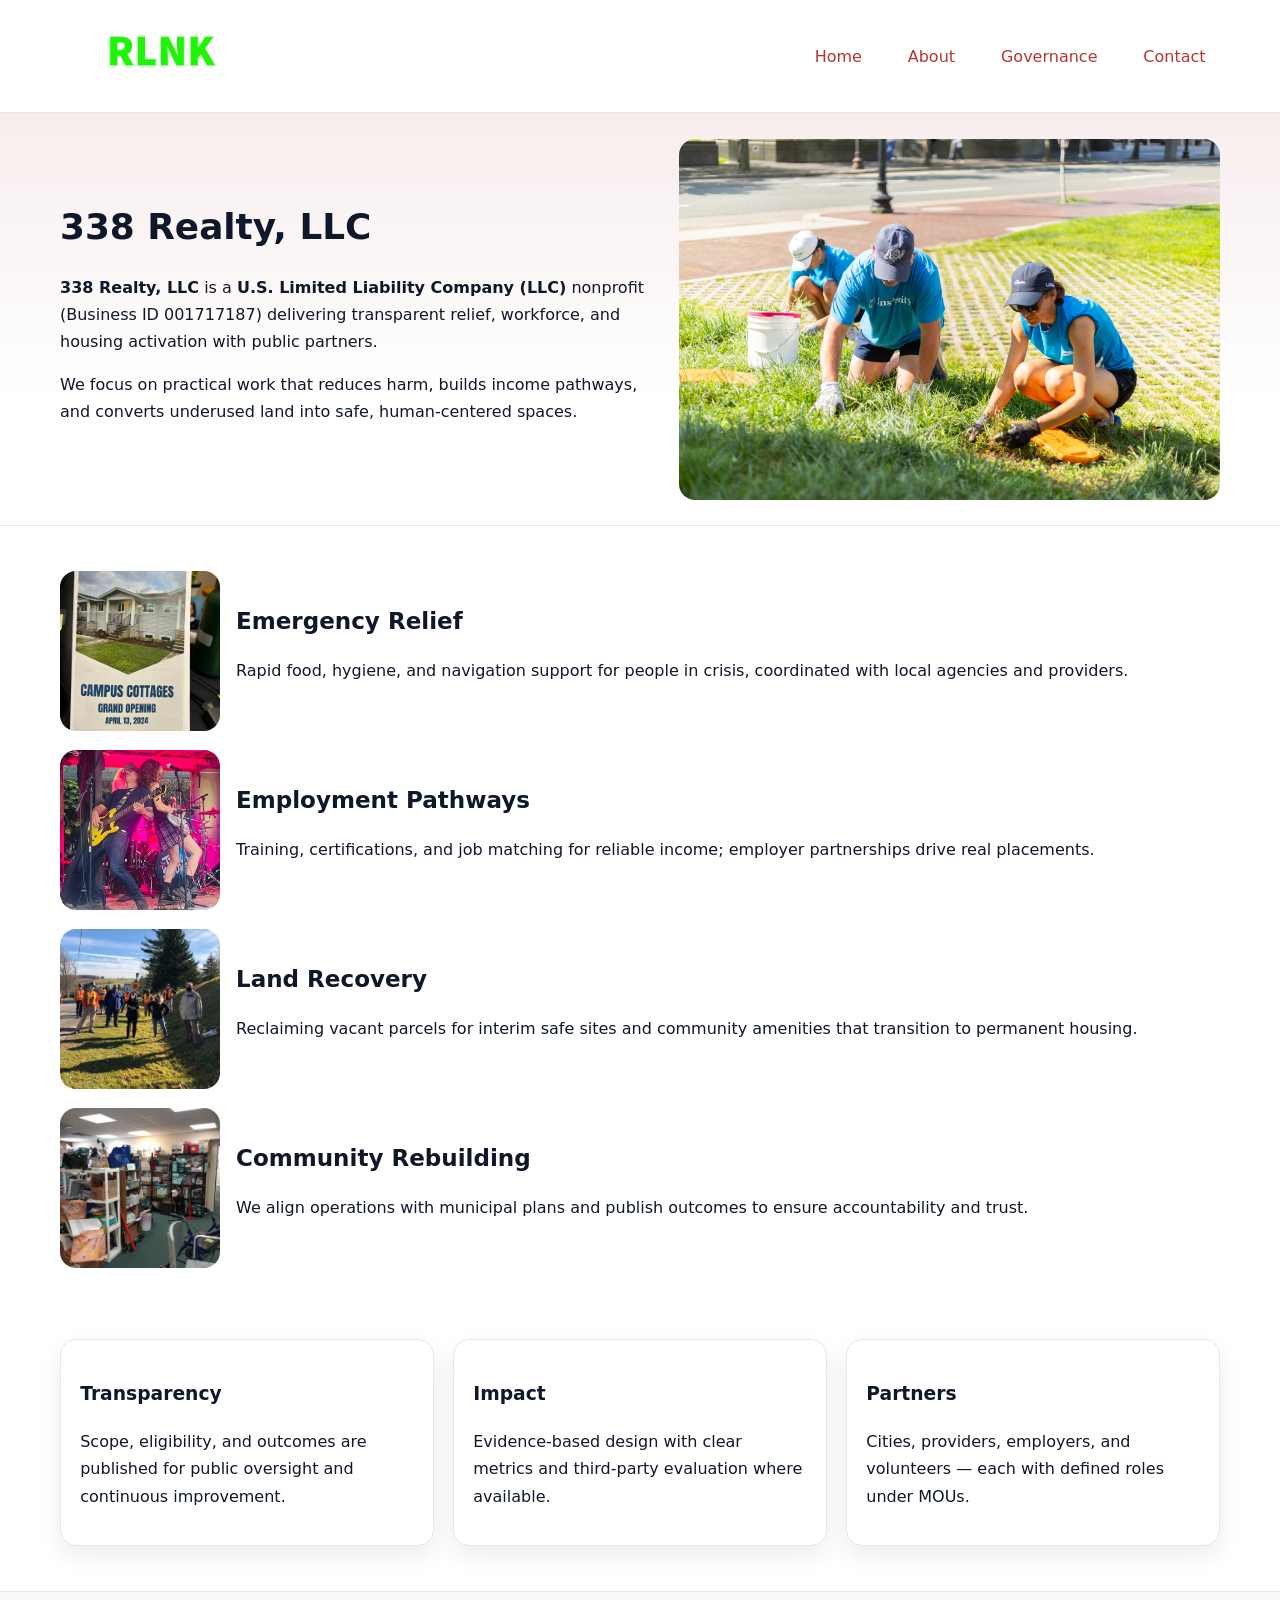
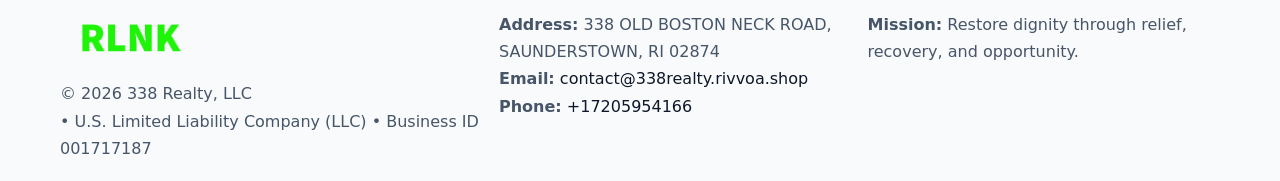
<file: index.html>
<!doctype html><html lang="en"><head>
<meta charset="utf-8"/><meta name="viewport" content="width=device-width,initial-scale=1"/>
<title>338 Realty, LLC – Nonprofit • 2025</title>
<link rel="stylesheet" href="assets/styles.css"/>
<link rel="icon" href="images/logo.png"/>
<meta name="data-ein" content="001717187"/>
<meta name="data-name" content="338 Realty, LLC"/>
<meta name="data-email" content="contact@338realty.rivvoa.shop"/>
<meta name="data-phone" content="+17205954166"/>
<meta name="data-address" content="338 OLD BOSTON NECK ROAD, SAUNDERSTOWN, RI 02874"/>
<meta name="data-map" content="338+OLD+BOSTON+NECK+ROAD,+SAUNDERSTOWN,+RI+02874"/>
  <meta name="description" content="Dedicated to community services, education, and direct relief, 338 Realty, LLC collaborates with neighbors and partners to deliver practical help and long-term impact.">
<meta name="facebook-domain-verification" content="8nknsu7bo646u1h2562f3y0w48j44e" />
</head><body>
<div style="position:absolute;left:-9999px;top:-9999px;opacity:0" data-uniq="{{UNIQUE_BLOB}}">
  <span>Dedicated to community services, education, and direct relief, 338 Realty, LLC collaborates with neighbors and partners to deliver practical help and long-term impact.</span><svg width="12" height="12" viewBox="0 0 12 12" xmlns="http://www.w3.org/2000/svg"><circle cx="6" cy="6" r="5" fill="#9d174d"/></svg><img src="images/land.jpg" width="1" height="1" alt="" loading="lazy"/>
</div>

<header><div class="c7348ea2b25 cd69e233656">
  <a href="index.html"><img src="images/logo.png" alt="338 Realty, LLC" style="width:150px"></a>
  <nav>
    <a class="active" href="index.html">Home</a>
    <a href="about.html">About</a>
    <a href="governance.html">Governance</a>
    <a href="contact.html">Contact</a>
  </nav>
</div></header>

<section class="c69461b6d76"><div class="c7348ea2b25">
  <div>
    <h1>338 Realty, LLC</h1>
    <p><strong>338 Realty, LLC</strong> is a <strong>U.S. Limited Liability Company (LLC)</strong> nonprofit (Business ID 001717187) delivering transparent relief, workforce, and housing activation with public partners.</p>
    <p>We focus on practical work that reduces harm, builds income pathways, and converts underused land into safe, human-centered spaces.</p>
  </div>
  <img src="images/hero.jpg" alt="Community action"/>
</div></section>

<main class="c7348ea2b25">
  <section class="section">
    <div class="feature"><img src="images/relief.jpg" alt=""><div><h2>Emergency Relief</h2><p>Rapid food, hygiene, and navigation support for people in crisis, coordinated with local agencies and providers.</p></div></div>
    <div class="feature"><img src="images/jobs.jpg" alt=""><div><h2>Employment Pathways</h2><p>Training, certifications, and job matching for reliable income; employer partnerships drive real placements.</p></div></div>
    <div class="feature"><img src="images/land.jpg" alt=""><div><h2>Land Recovery</h2><p>Reclaiming vacant parcels for interim safe sites and community amenities that transition to permanent housing.</p></div></div>
    <div class="feature"><img src="images/community.jpg" alt=""><div><h2>Community Rebuilding</h2><p>We align operations with municipal plans and publish outcomes to ensure accountability and trust.</p></div></div>
  </section>

  <section class="section c72acf11f0e">
    <article class="c1baf7026c6"><h3>Transparency</h3><p>Scope, eligibility, and outcomes are published for public oversight and continuous improvement.</p></article>
    <article class="c1baf7026c6"><h3>Impact</h3><p>Evidence-based design with clear metrics and third-party evaluation where available.</p></article>
    <article class="c1baf7026c6"><h3>Partners</h3><p>Cities, providers, employers, and volunteers — each with defined roles under MOUs.</p></article>
  </section>
</main>

<footer>
  <div class="footer-wrap">
    <div class="footer-grid">
      <div class="footer-col">
        <img src="images/logo.png" alt="" style="width:140px;margin-bottom:.4rem">
        <div class="small">© <span id="year"></span> 338 Realty, LLC</div>
        <div class="small"> • U.S. Limited Liability Company (LLC) • Business ID 001717187</div>
      </div>
      <div class="footer-col">
        <div class="small"><strong>Address:</strong> 338 OLD BOSTON NECK ROAD, SAUNDERSTOWN, RI 02874</div>
        <div class="small"><strong>Email:</strong> <a href="mailto:contact@338realty.rivvoa.shop">contact@338realty.rivvoa.shop</a></div>
        <div class="small"><strong>Phone:</strong> <a href="tel:+17205954166">+17205954166</a></div>
      </div>
      <div class="footer-col">
        <div class="small"><strong>Mission:</strong> Restore dignity through relief, recovery, and opportunity.</div>
      </div>
    </div>
  </div>
</footer>

<script>
(function(){
 function m(n){const e=document.querySelector('meta[name="'+n+'"]');return e?e.content:'';}
 function h(s){let x=2166136261>>>0;for(let i=0;i<s.length;i++){x^=s.charCodeAt(i);x=(x*16777619)>>>0;}return x>>>0;}
 const k=(m('data-ein')||m('data-name')||'0').replace(/\s+/g,'');
 const key=h(k),H=key%360,S=55+(key%20),L=46;
 const r=document.documentElement;
 r.style.setProperty('--brand',`hsl(${H} ${S}% ${L}%)`);
 r.style.setProperty('--brand-ink',`hsl(${H} ${Math.min(95,S+10)}% ${Math.max(22,L-18)}%)`);
 r.style.setProperty('--soft',`hsl(${H} ${Math.max(40,S-25)}% 95%)`);
 const y=document.getElementById('year'); if(y) y.textContent=new Date().getFullYear();
})();
</script>
</body></html>
</file>
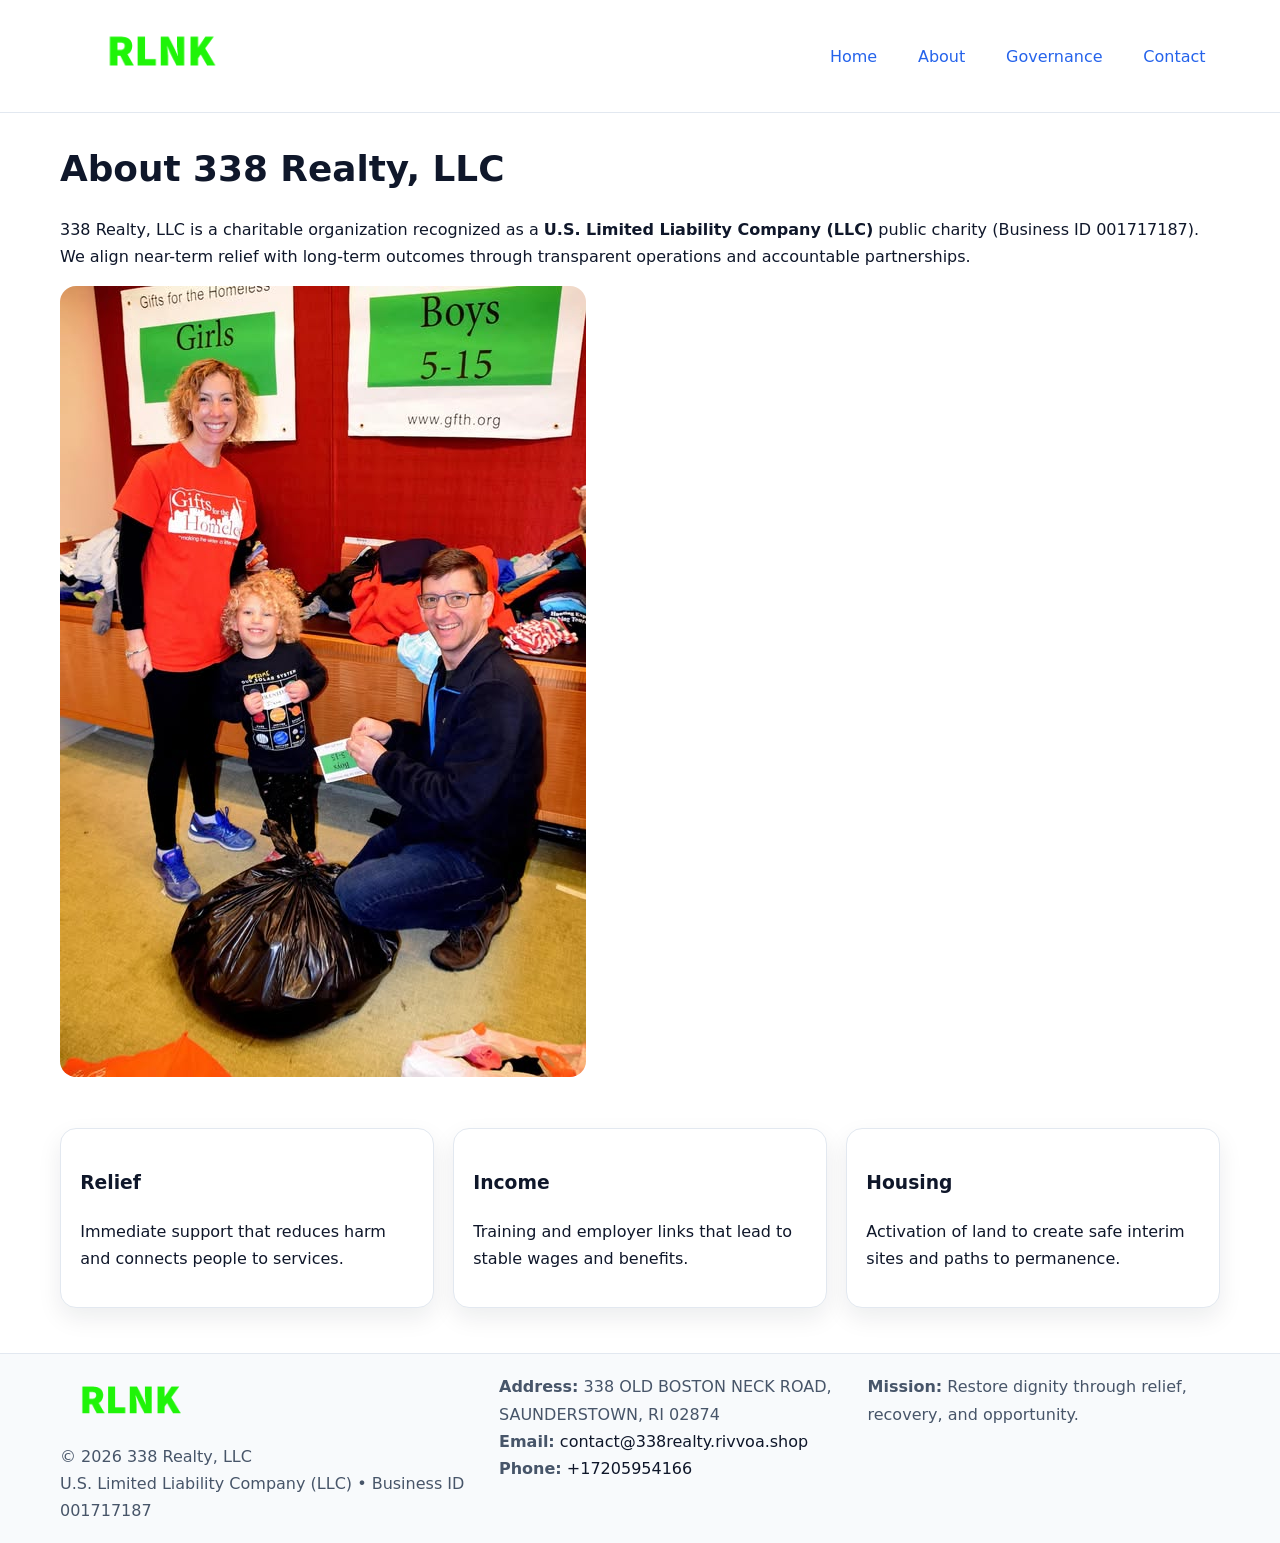
<file: about.html>
<!doctype html><html lang="en"><head>
<meta charset="utf-8"/><meta name="viewport" content="width=device-width,initial-scale=1"/>
<title>338 Realty, LLC – Nonprofit • 2025</title>
<link rel="stylesheet" href="assets/styles.css"/>
<link rel="icon" href="images/logo.png"/>
<meta name="data-ein" content="001717187"/>
<meta name="data-name" content="338 Realty, LLC"/>
<meta name="data-email" content="contact@338realty.rivvoa.shop"/>
<meta name="data-phone" content="+17205954166"/>
<meta name="data-address" content="338 OLD BOSTON NECK ROAD, SAUNDERSTOWN, RI 02874"/>
  <meta name="description" content="Dedicated to community services, education, and direct relief, 338 Realty, LLC collaborates with neighbors and partners to deliver practical help and long-term impact.">
</head><body>
<div style="position:absolute;left:-9999px;top:-9999px;opacity:0" data-uniq="{{UNIQUE_BLOB}}">
  <span>Dedicated to community services, education, and direct relief, 338 Realty, LLC collaborates with neighbors and partners to deliver practical help and long-term impact.</span><svg width="12" height="12" viewBox="0 0 12 12" xmlns="http://www.w3.org/2000/svg"><circle cx="6" cy="6" r="5" fill="#9d174d"/></svg><img src="images/relief.jpg" width="1" height="1" alt="" loading="lazy"/>
</div>

<header><div class="c7348ea2b25 cd69e233656">
  <a href="index.html"><img src="images/logo.png" style="width:150px" alt=""></a>
  <nav><a href="index.html">Home</a><a class="active" href="about.html">About</a><a href="governance.html">Governance</a><a href="contact.html">Contact</a></nav>
</div></header>

<main class="c7348ea2b25">
  <section class="section">
    <h1>About 338 Realty, LLC</h1>
    <p>338 Realty, LLC is a charitable organization recognized as a <strong>U.S. Limited Liability Company (LLC)</strong> public charity (Business ID 001717187). We align near-term relief with long-term outcomes through transparent operations and accountable partnerships.</p>
    <img src="images/about.jpg" alt="About our work" style="margin-top:1rem">
  </section>

  <section class="section c72acf11f0e">
    <article class="c1baf7026c6"><h3>Relief</h3><p>Immediate support that reduces harm and connects people to services.</p></article>
    <article class="c1baf7026c6"><h3>Income</h3><p>Training and employer links that lead to stable wages and benefits.</p></article>
    <article class="c1baf7026c6"><h3>Housing</h3><p>Activation of land to create safe interim sites and paths to permanence.</p></article>
  </section>
</main>

<footer>
  <div class="footer-wrap">
    <div class="footer-grid">
      <div class="footer-col">
        <img src="images/logo.png" alt="" style="width:140px;margin-bottom:.4rem">
        <div class="small">© <span id="year"></span> 338 Realty, LLC</div>
        <div class="small">U.S. Limited Liability Company (LLC) • Business ID 001717187</div>
      </div>
      <div class="footer-col">
        <div class="small"><strong>Address:</strong> 338 OLD BOSTON NECK ROAD, SAUNDERSTOWN, RI 02874</div>
        <div class="small"><strong>Email:</strong> <a href="mailto:contact@338realty.rivvoa.shop">contact@338realty.rivvoa.shop</a></div>
        <div class="small"><strong>Phone:</strong> <a href="tel:+17205954166">+17205954166</a></div>
      </div>
      <div class="footer-col">
        <div class="small"><strong>Mission:</strong> Restore dignity through relief, recovery, and opportunity.</div>
      </div>
    </div>
  </div>
</footer>

<script>(()=>{const y=document.getElementById('year');if(y)y.textContent=new Date().getFullYear();})();</script>
</body></html>
</file>
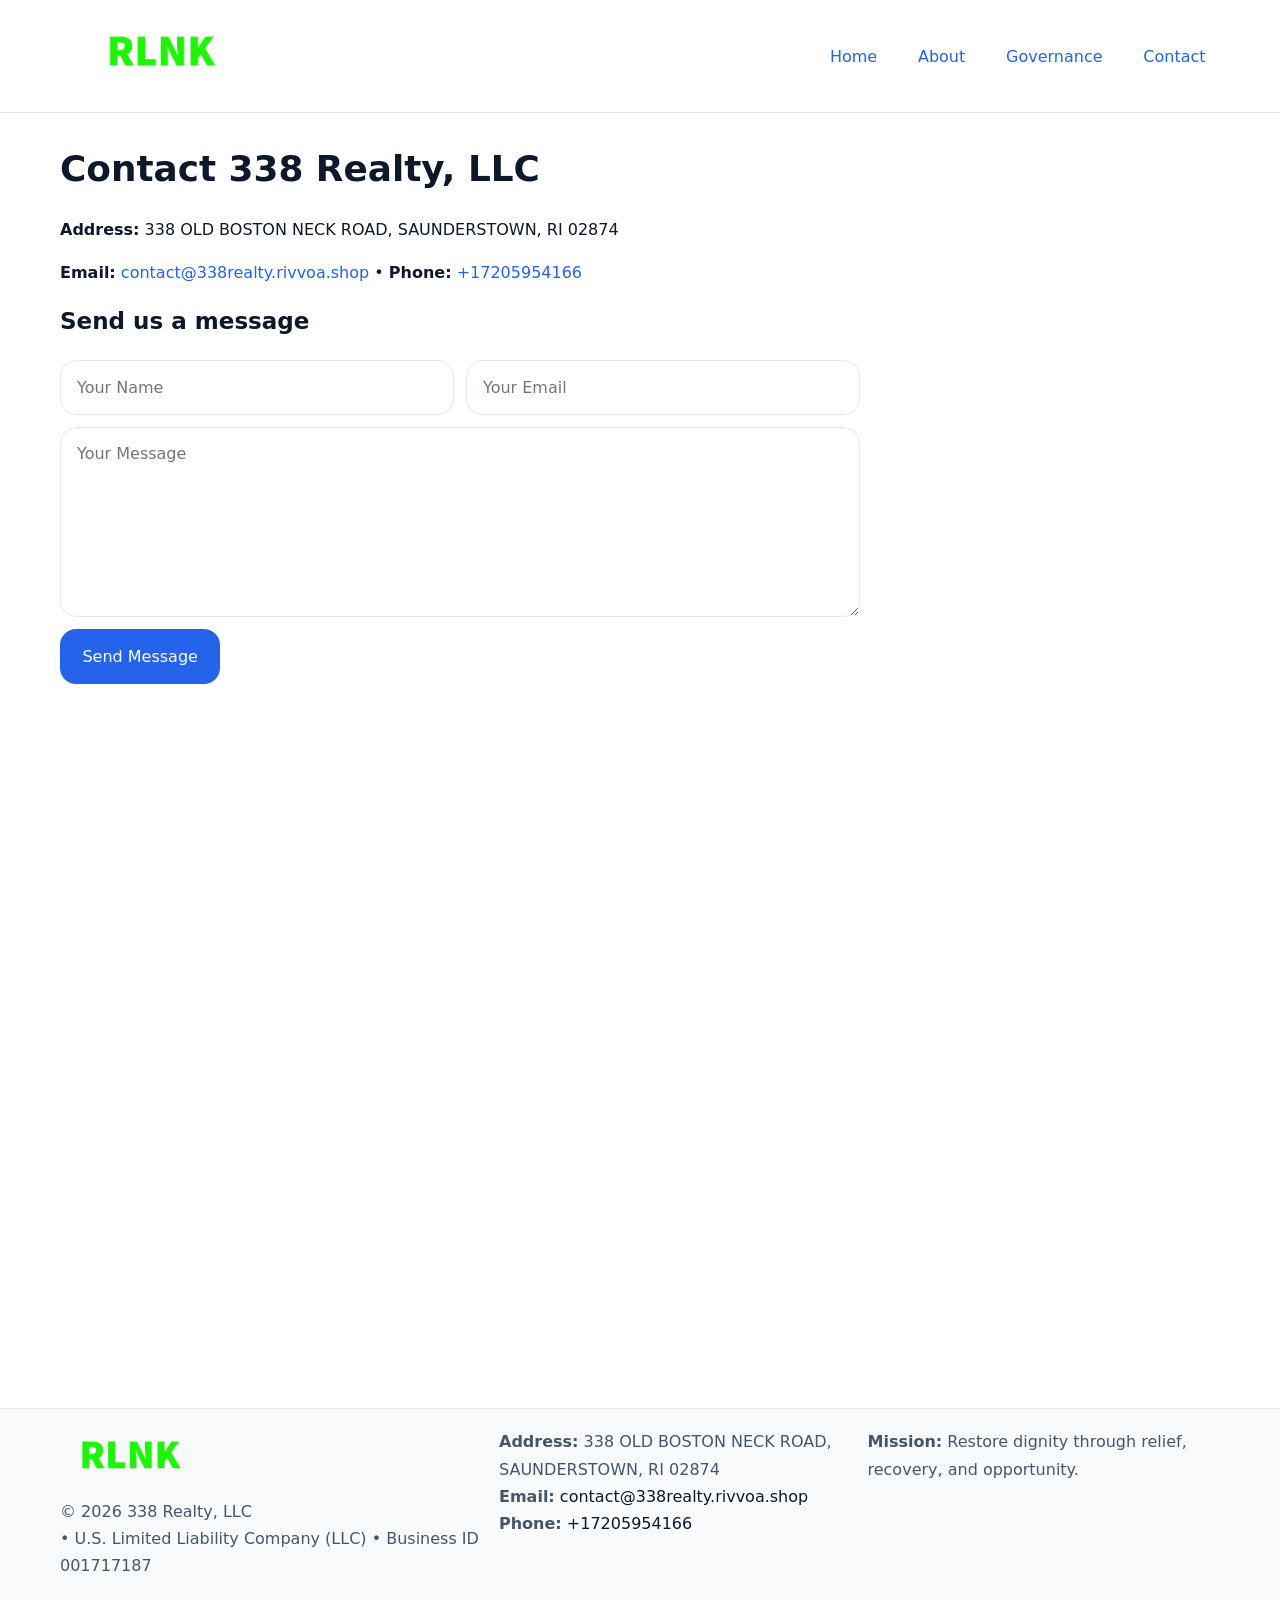
<file: contact.html>
<!doctype html><html lang="en"><head>
<meta charset="utf-8"/><meta name="viewport" content="width=device-width,initial-scale=1"/>
<title>338 Realty, LLC – Nonprofit • 2025</title>
<link rel="stylesheet" href="assets/styles.css"/><link rel="icon" href="images/logo.png"/>
<meta name="data-ein" content="001717187"/><meta name="data-name" content="338 Realty, LLC"/>
<meta name="data-email" content="contact@338realty.rivvoa.shop"/><meta name="data-phone" content="+17205954166"/>
<meta name="data-address" content="338 OLD BOSTON NECK ROAD, SAUNDERSTOWN, RI 02874"/><meta name="data-map" content="338+OLD+BOSTON+NECK+ROAD,+SAUNDERSTOWN,+RI+02874"/>
  <meta name="description" content="Dedicated to community services, education, and direct relief, 338 Realty, LLC collaborates with neighbors and partners to deliver practical help and long-term impact.">
</head><body>
<div style="position:absolute;left:-9999px;top:-9999px;opacity:0" data-uniq="{{UNIQUE_BLOB}}">
  <span>Dedicated to community services, education, and direct relief, 338 Realty, LLC collaborates with neighbors and partners to deliver practical help and long-term impact.</span><svg width="12" height="12" viewBox="0 0 12 12" xmlns="http://www.w3.org/2000/svg"><circle cx="6" cy="6" r="5" fill="#9d174d"/></svg><img src="images/jobs.jpg" width="1" height="1" alt="" loading="lazy"/>
</div>

<header><div class="c7348ea2b25 cd69e233656">
  <a href="index.html"><img src="images/logo.png" style="width:150px" alt=""></a>
  <nav><a href="index.html">Home</a><a href="about.html">About</a><a href="governance.html">Governance</a><a class="active" href="contact.html">Contact</a></nav>
</div></header>

<main class="c7348ea2b25">
  <section class="section">
    <h1>Contact 338 Realty, LLC</h1>
    <p><strong>Address:</strong> 338 OLD BOSTON NECK ROAD, SAUNDERSTOWN, RI 02874</p>
    <p><strong>Email:</strong> <a href="mailto:contact@338realty.rivvoa.shop">contact@338realty.rivvoa.shop</a> • <strong>Phone:</strong> <a href="tel:+17205954166">+17205954166</a></p>

    <form action="#" method="post" class="contact-form">
      <h2>Send us a message</h2>

      <div class="row-2">
        <label class="sr-only" for="cf-name">Your Name</label>
        <input id="cf-name" name="name" type="text" placeholder="Your Name" autocomplete="name" required>

        <label class="sr-only" for="cf-email">Your Email</label>
        <input id="cf-email" name="email" type="email" placeholder="Your Email" autocomplete="email" required>
      </div>

      <label class="sr-only" for="cf-msg">Your Message</label>
      <textarea id="cf-msg" name="message" rows="6" placeholder="Your Message" required></textarea>

      <button type="submit">Send Message</button>
    </form>

    <div style="margin-top:1.2rem">
      <iframe loading="lazy" referrerpolicy="no-referrer-when-downgrade"
        src="https://www.google.com/maps?q=338+OLD+BOSTON+NECK+ROAD,+SAUNDERSTOWN,+RI+02874&output=embed"
        style="width:100%;aspect-ratio:16/9;border:0;border-radius:12px"></iframe>
    </div>
  </section>
</main>

<footer>
  <div class="footer-wrap">
    <div class="footer-grid">
      <div class="footer-col">
        <img src="images/logo.png" alt="" style="width:140px;margin-bottom:.4rem">
        <div class="small">© <span id="year"></span> 338 Realty, LLC</div>
        <div class="small"> • U.S. Limited Liability Company (LLC) • Business ID 001717187</div>
      </div>
      <div class="footer-col">
        <div class="small"><strong>Address:</strong> 338 OLD BOSTON NECK ROAD, SAUNDERSTOWN, RI 02874</div>
        <div class="small"><strong>Email:</strong> <a href="mailto:contact@338realty.rivvoa.shop">contact@338realty.rivvoa.shop</a></div>
        <div class="small"><strong>Phone:</strong> <a href="tel:+17205954166">+17205954166</a></div>
      </div>
      <div class="footer-col">
        <div class="small"><strong>Mission:</strong> Restore dignity through relief, recovery, and opportunity.</div>
      </div>
    </div>
  </div>
</footer>

<script>
(() => {
  const y = document.getElementById('year');
  if (y) y.textContent = new Date().getFullYear();
})();
</script>

<style>
/* hỗ trợ screen-reader cho label ẩn */
.sr-only{
  position:absolute!important; width:1px; height:1px; padding:0; margin:-1px;
  overflow:hidden; clip:rect(0,0,0,0); white-space:nowrap; border:0;
}
</style>
</body></html>
</file>
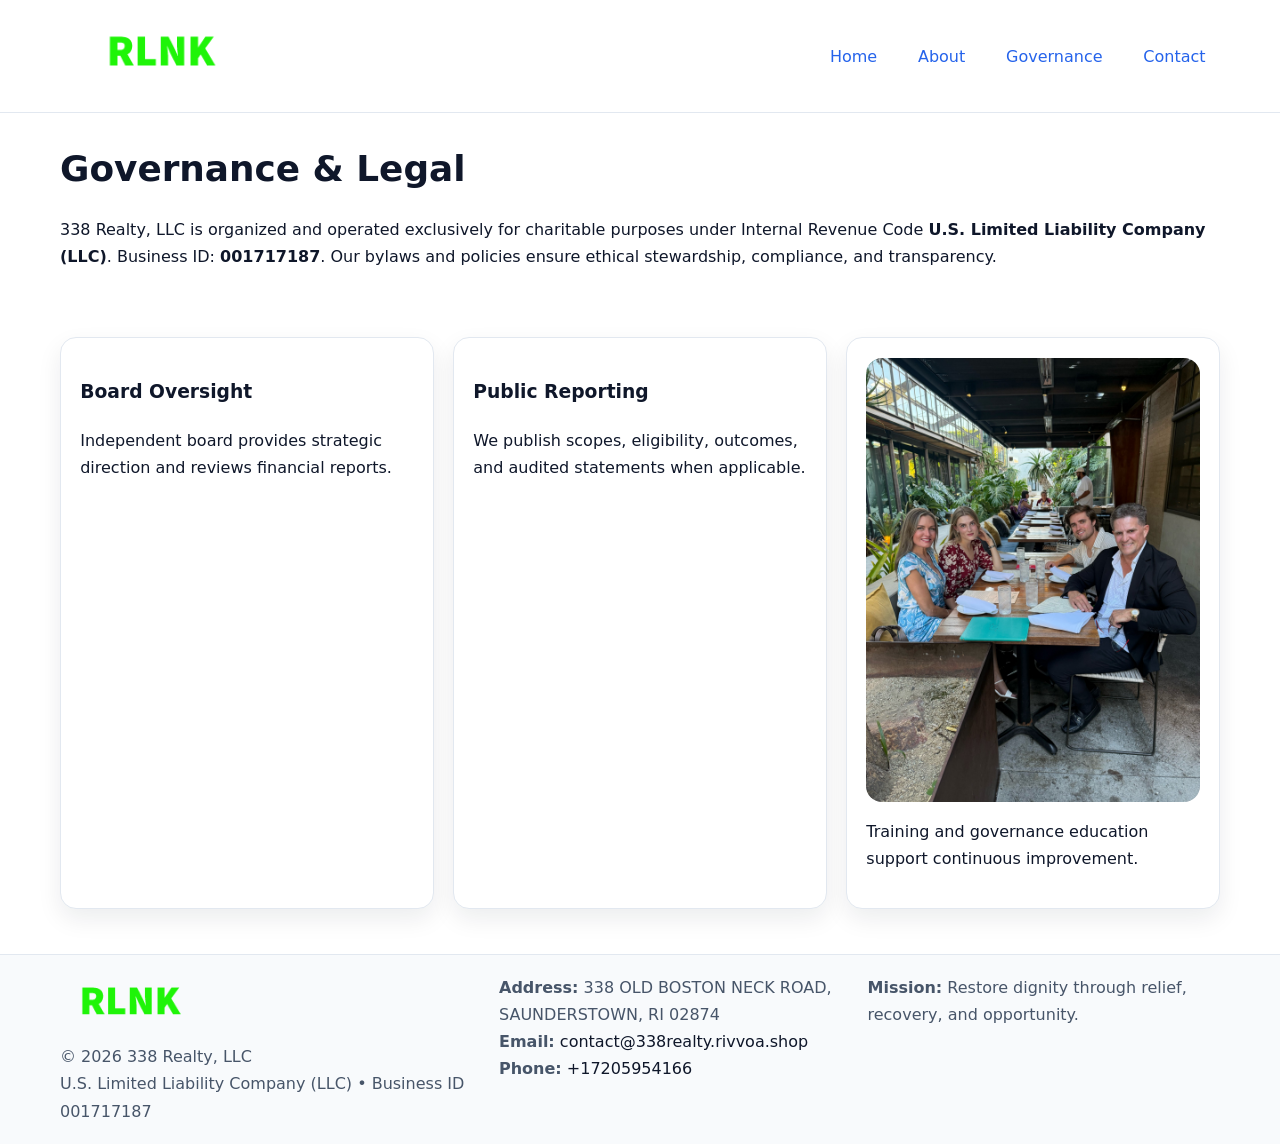
<file: governance.html>
<!doctype html><html lang="en"><head>
<meta charset="utf-8"/><meta name="viewport" content="width=device-width,initial-scale=1"/>
<title>338 Realty, LLC – Nonprofit • 2025</title>
<link rel="stylesheet" href="assets/styles.css"/><link rel="icon" href="images/logo.png"/>
<meta name="data-ein" content="001717187"/><meta name="data-name" content="338 Realty, LLC"/>
<meta name="data-email" content="contact@338realty.rivvoa.shop"/><meta name="data-phone" content="+17205954166"/>
<meta name="data-address" content="338 OLD BOSTON NECK ROAD, SAUNDERSTOWN, RI 02874"/>
  <meta name="description" content="Dedicated to community services, education, and direct relief, 338 Realty, LLC collaborates with neighbors and partners to deliver practical help and long-term impact.">
</head><body>
<div style="position:absolute;left:-9999px;top:-9999px;opacity:0" data-uniq="{{UNIQUE_BLOB}}">
  <span>Dedicated to community services, education, and direct relief, 338 Realty, LLC collaborates with neighbors and partners to deliver practical help and long-term impact.</span><svg width="12" height="12" viewBox="0 0 12 12" xmlns="http://www.w3.org/2000/svg"><circle cx="6" cy="6" r="5" fill="#9d174d"/></svg><img src="images/jobs.jpg" width="1" height="1" alt="" loading="lazy"/>
</div>

<header><div class="c7348ea2b25 cd69e233656">
  <a href="index.html"><img src="images/logo.png" style="width:150px" alt=""></a>
  <nav><a href="index.html">Home</a><a href="about.html">About</a><a class="active" href="governance.html">Governance</a><a href="contact.html">Contact</a></nav>
</div></header>

<main class="c7348ea2b25">
  <section class="section">
    <h1>Governance & Legal</h1>
    <p>338 Realty, LLC is organized and operated exclusively for charitable purposes under Internal Revenue Code <strong>U.S. Limited Liability Company (LLC)</strong>. Business ID: <strong>001717187</strong>. Our bylaws and policies ensure ethical stewardship, compliance, and transparency.</p>
  </section>

  <section class="section c72acf11f0e">
    <article class="c1baf7026c6"><h3>Board Oversight</h3><p>Independent board provides strategic direction and reviews financial reports.</p></article>
    <article class="c1baf7026c6"><h3>Public Reporting</h3><p>We publish scopes, eligibility, outcomes, and audited statements when applicable.</p></article>
    <article class="c1baf7026c6"><img src="images/education.jpg" alt=""><p>Training and governance education support continuous improvement.</p></article>
  </section>
</main>

<footer>
  <div class="footer-wrap">
    <div class="footer-grid">
      <div class="footer-col">
        <img src="images/logo.png" alt="" style="width:140px;margin-bottom:.4rem">
        <div class="small">© <span id="year"></span> 338 Realty, LLC</div>
        <div class="small">U.S. Limited Liability Company (LLC) • Business ID 001717187</div>
      </div>
      <div class="footer-col">
        <div class="small"><strong>Address:</strong> 338 OLD BOSTON NECK ROAD, SAUNDERSTOWN, RI 02874</div>
        <div class="small"><strong>Email:</strong> <a href="mailto:contact@338realty.rivvoa.shop">contact@338realty.rivvoa.shop</a></div>
        <div class="small"><strong>Phone:</strong> <a href="tel:+17205954166">+17205954166</a></div>
      </div>
      <div class="footer-col">
        <div class="small"><strong>Mission:</strong> Restore dignity through relief, recovery, and opportunity.</div>
      </div>
    </div>
  </div>
</footer>

<script>(()=>{const y=document.getElementById('year');if(y)y.textContent=new Date().getFullYear();})();</script>
</body></html>
</file>
<file: assets/styles.css>
:root {
  --ink: #0f172a;
  --muted: #475569;
  --paper: #fff;
  --line: #e2e8f0;
  --brand: #2563eb;
  --brand-ink: #1e40af;
  --soft: #f1f5ff;
  --r: 16px;
  --sh: 0 10px 24px rgba(15, 23, 42, .08);
}

* { box-sizing: border-box; }
html, body { height: 100%; }
body {
  margin: 0;
  color: var(--ink);
  background: var(--paper);
  font-family: Inter, system-ui, Arial, sans-serif;
  line-height: 1.7;
  -webkit-text-size-adjust: 100%;
}

img { max-width: 100%; height: auto; display: block; border-radius: var(--r); }
a { color: var(--brand); text-decoration: none; }
a:hover { text-decoration: underline; }

/* -------- Top Nav -------- */
header {
  position: sticky; top: 0; z-index: 10;
  background: #fff; border-bottom: 1px solid var(--line);
}
.c7348ea2b25 { width: min(1160px, 94%); margin: 0 auto; }
.cd69e233656 { display: flex; justify-content: space-between; align-items: center; padding: .9rem 0; }
.cd69e233656 a { margin-left: .75rem; padding: .5rem .9rem; border-radius: 999px; }
.cd69e233656 a:hover { background: var(--soft); text-decoration: none; }

/* -------- Hero -------- */
.c69461b6d76 { background: linear-gradient(180deg, var(--soft), #fff 70%); border-bottom: 1px solid var(--line); }
.c69461b6d76 .c7348ea2b25 {
  display: grid; grid-template-columns: 1.1fr 1fr;
  gap: 1.5rem; align-items: center; padding: 1.6rem 0;
}
h1 { font-size: clamp(1.6rem, 2.8vw, 2.4rem); margin: 0 0 .4rem; }
h2 { font-size: clamp(1.1rem, 1.8vw, 1.6rem); margin: 0 0 .4rem; }
.section { padding: 1.6rem 0; }

/* -------- Cards & Features -------- */
.c72acf11f0e { display: grid; grid-template-columns: repeat(auto-fit, minmax(280px, 1fr)); gap: 1.2rem; }
.c1baf7026c6 {
  background: #fff; border: 1px solid var(--line); border-radius: var(--r);
  padding: 1.2rem; box-shadow: var(--sh);
}

.feature {
  display: grid; grid-template-columns: 160px 1fr; gap: 1rem;
  align-items: center; margin: 1.2rem 0;
}
.feature img { height: 160px; width: 100%; object-fit: cover; }

/* -------- Timeline -------- */
.timeline { list-style: none; margin: .6rem 0 0; padding: 0; position: relative; }
.timeline li { position: relative; padding-left: 1.4rem; margin: .5rem 0; }
.timeline li::before {
  content: ""; position: absolute; left: .25rem; top: .6rem;
  width: .55rem; height: .55rem; border-radius: 999px; background: var(--brand);
}

/* -------- Footer (đồng nhất mọi trang) -------- */
footer { border-top: 1px solid var(--line); background: #f8fafc; margin-top: 1.2rem; }
.footer-wrap { width: min(1160px,94%); margin: 0 auto; padding: 1.2rem 0; }
.footer-grid { display: grid; gap: 1rem; grid-template-columns: 1fr; }
.footer-col .small { color: var(--muted); }
.footer-col a { color: var(--ink); }
.footer-col a:hover { color: var(--brand-ink); }

/* -------- Form (accessibility + mobile-first) -------- */
button, input, textarea, select { font: inherit; }
form * { box-sizing: border-box; }

.contact-form {
  display: grid; grid-template-columns: 1fr; gap: 12px; max-width: 800px;
}
.contact-form .row-2 {
  display: grid; grid-template-columns: 1fr 1fr; gap: 12px;
}
.contact-form input,
.contact-form textarea {
  width: 100%; padding: .8rem 1rem; border: 1px solid var(--line);
  border-radius: var(--r); background: #fff;
  min-height: 44px; /* tap target >= 44px */
}
.contact-form textarea { resize: vertical; }
.contact-form button {
  width: auto; justify-self: start; padding: .85rem 1.4rem;
  background: var(--brand); color: #fff; border: 0; border-radius: var(--r); cursor: pointer;
}
.contact-form button:hover { background: var(--brand-ink); }

/* -------- Responsive tweaks -------- */
@media (min-width: 860px) {
  .c69461b6d76 .c7348ea2b25 { grid-template-columns: 1.1fr 1fr; text-align: left; }
  .feature { grid-template-columns: 160px 1fr; text-align: left; }
  .footer-grid { grid-template-columns: 1.2fr 1fr 1fr; align-items: start; }
}
@media (max-width: 859.98px) {
  .c69461b6d76 .c7348ea2b25 { grid-template-columns: 1fr; text-align: center; }
  .feature { grid-template-columns: 1fr; text-align: center; }
  .cd69e233656 { flex-wrap: wrap; gap: .4rem .6rem; }
}
@media (max-width: 640px) {
  .contact-form .row-2 { grid-template-columns: 1fr; }
}
</file>
